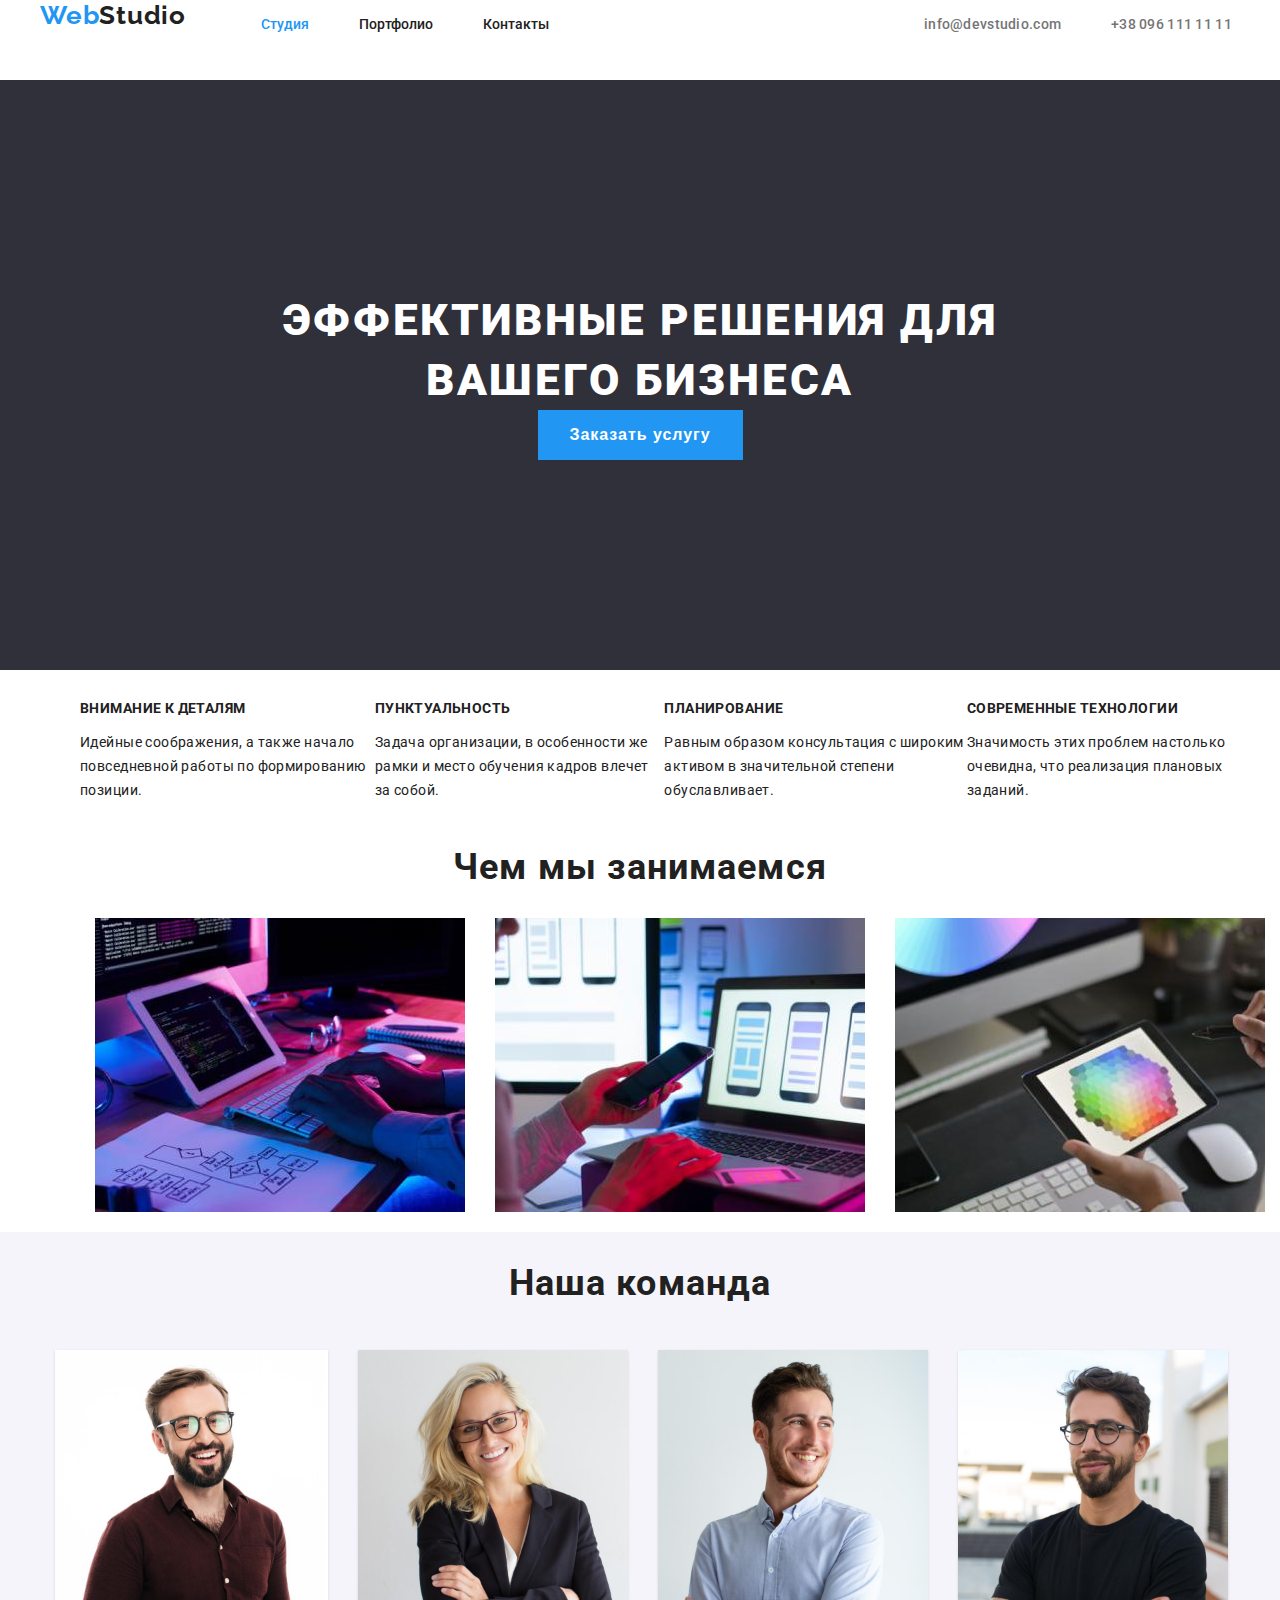
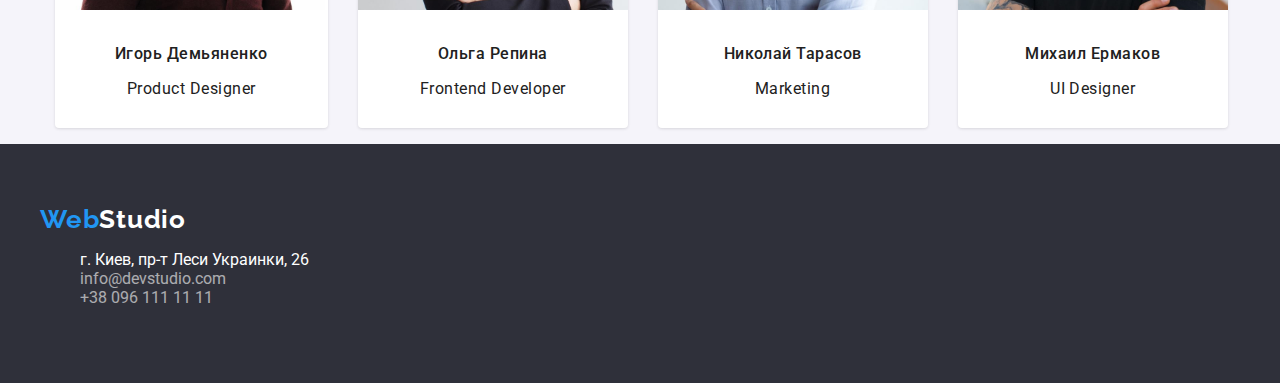
<file: index.html>
<!DOCTYPE html>
<html lang="ru">
  <head>
    <meta charset="UTF-8" />
    <meta http-equiv="X-UA-Compatible" content="IE=edge" />
    <meta name="viewport" content="width=device-width, initial-scale=1.0" />
    <title>Web Studio</title>
    <link rel="stylesheet" href="css/style.css" />
    <link rel="preconnect" href="https://fonts.gstatic.com" />
    <link
      href="https://fonts.googleapis.com/css2?family=Roboto:ital,wght@0,100;0,300;0,400;0,500;0,700;0,900;1,100;1,300;1,400;1,500;1,700;1,900&display=swap"
      rel="stylesheet"
    />
    <link rel="preconnect" href="https://fonts.gstatic.com" />
    <link
      href="https://fonts.googleapis.com/css2?family=Raleway:wght@700&display=swap"
      rel="stylesheet"
    />
  </head>

  <body>
    <header class="header-section">
      <!-- Header menu section -->
      <nav class="navbar">
        <a class="logo" href="index.html"><span class="logo-web">Web</span>Studio</a>
        <ul class="menu-list">
          <li class="menu-item active">
            <a class="menu-link" href="index.html">Студия</a>
          </li>
          <li class="menu-item">
            <a class="menu-link" href="portfolio.html">Портфолио</a>
          </li>
          <li class="menu-item">
            <a class="menu-link" href="#">Контакты</a>
          </li>
        </ul>
      </nav>
      <!-- Header contacts section -->
      <ul class="contacts-header">
        <li class="contacts-item-header">
          <a class="contacts-link" href="mailto:info@andriibilyk.com" target="_blank"
            >info@devstudio.com</a
          >
        </li>
        <li class="contacts-item-header">
          <a class="contacts-link" href="tel:+380961111111">+38 096 111 11 11</a>
        </li>
      </ul>
    </header>

    <main>
      <!-- Slider section -->
      <section class="hero-section">
        <h1 class="hero-title">Эффективные решения для вашего бизнеса</h1>
        <button type="button" class="button">Заказать услугу</button>
      </section>
      <!-- Advantages section -->
      <section class="advantages-section">
        <h2 class="visually-hidden">Преимущества</h2>
        <ul class="advantages-list">
          <li>
            <h3 class="advatages-item-title">Внимание к деталям</h3>
            <p class="advatages-item-description">
              Идейные соображения, а также начало повседневной работы по формированию позиции.
            </p>
          </li>
          <li>
            <h3 class="advatages-item-title">Пунктуальность</h3>
            <p class="advatages-item-description">
              Задача организации, в особенности же рамки и место обучения кадров влечет за собой.
            </p>
          </li>
          <li>
            <h3 class="advatages-item-title">Планирование</h3>
            <p class="advatages-item-description">
              Равным образом консультация с широким активом в значительной степени обуславливает.
            </p>
          </li>
          <li>
            <h3 class="advatages-item-title">Современные технологии</h3>
            <p class="advatages-item-description">
              Значимость этих проблем настолько очевидна, что реализация плановых заданий.
            </p>
          </li>
        </ul>
      </section>
      <!-- What we do section -->
      <section class="what-we-do-section">
        <h2 class="section-title">Чем мы занимаемся</h2>
        <ul class="what-we-do-list">
          <li class="what-we-do-list-item">
            <img src="./images/what-we-do-1.jpeg" alt="web-development" width="370" />
          </li>
          <li class="what-we-do-list-item">
            <img src="./images/what-we-do-2.jpeg" alt="app-development" width="370" />
          </li>
          <li class="what-we-do-list-item">
            <img src="./images/what-we-do-3.jpeg" alt="web-design" width="370" />
          </li>
        </ul>
      </section>
      <!-- Team section -->
      <section class="team-section">
        <h2 class="section-title">Наша команда</h2>
        <ul class="team-list">
          <li class="team-item">
            <img src="./images/igor.jpeg" alt="man-with-beard" width="270" />
            <div class="team-member-text">
              <h3 class="team-member-name">Игорь Демьяненко</h3>
              <p class="team-member-ocupation">Product Designer</p>
            </div>
          </li>
          <li class="team-item">
            <img src="./images/olga.jpeg" alt="blonde-in-glasses" width="270" />
            <div class="team-member-text">
              <h3 class="team-member-name">Ольга Репина</h3>
              <p class="team-member-ocupation">Frontend Developer</p>
            </div>
          </li>
          <li class="team-item">
            <img src="./images/nikolai.jpeg" alt="man-in-blue-shirt" width="270" />
            <div class="team-member-text">
              <h3 class="team-member-name">Николай Тарасов</h3>
              <p class="team-member-ocupation">Marketing</p>
            </div>
          </li>
          <li class="team-item">
            <img src="./images/mihail.jpeg" alt="man-in-black-t-shirt" width="270" />
            <div class="team-member-text">
              <h3 class="team-member-name">Михаил Ермаков</h3>
              <p class="team-member-ocupation">UI Designer</p>
            </div>
          </li>
        </ul>
      </section>
    </main>

    <footer class="footer-section">
      <div class="footer-content">
        <a class="logo" href="index.html"><span class="logo-web">Web</span>Studio</a>
        <address class="footer-contacts">
          <ul class="footer-contacts-list">
            <li class="footer-contact-item">
              <a class="link" href="https://goo.gl/maps/RLePLr3kmcsoLvtXA" target="_blank"
                >г. Киев, пр-т Леси Украинки, 26</a
              >
            </li>
            <li class="footer-contact-item">
              <a class="link-op" href="mailto:info@andriibilyk.com" target="_blank"
                >info@devstudio.com</a
              >
            </li>
            <li class="footer-contact-item">
              <a class="link-op" href="tel:+380961111111">+38 096 111 11 11</a>
            </li>
          </ul>
        </address>
      </div>
    </footer>
  </body>
</html>
</file>
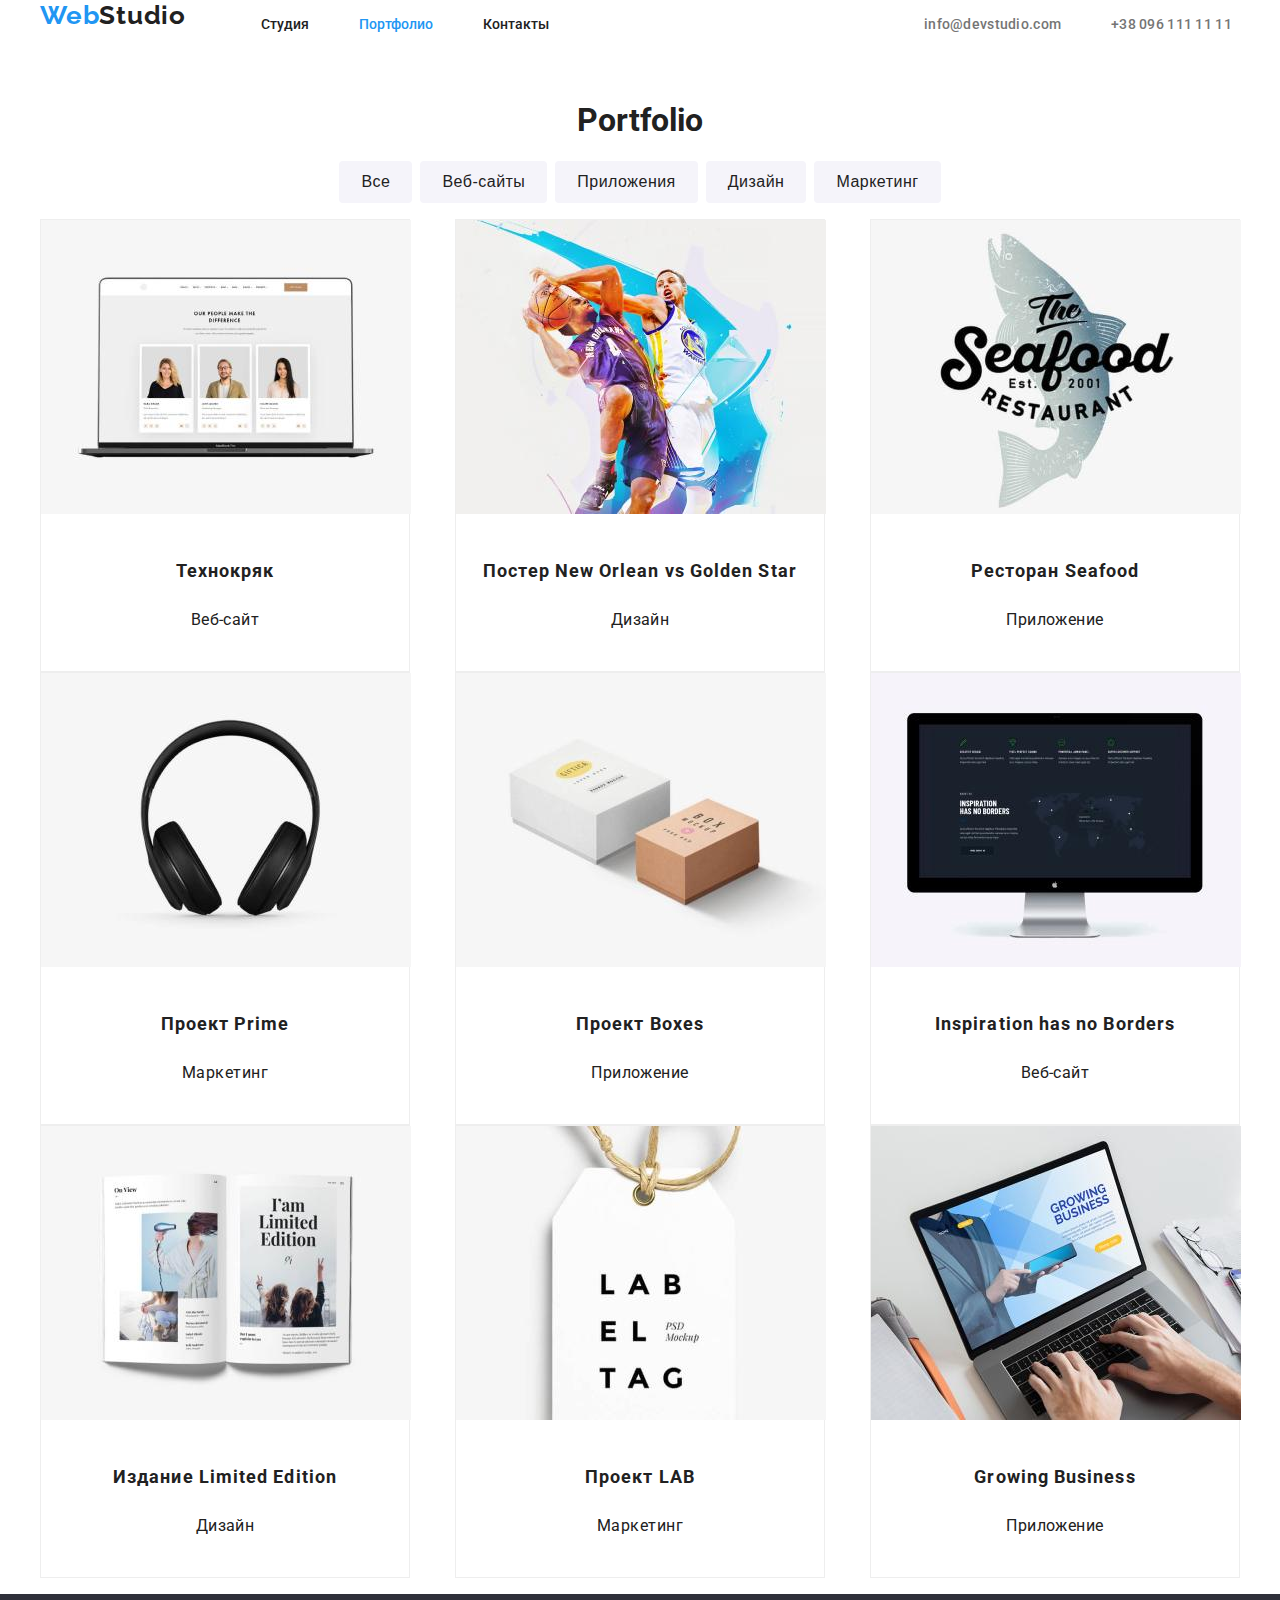
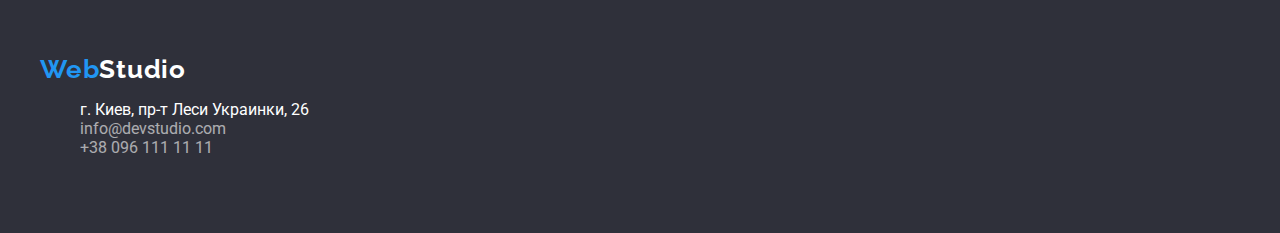
<file: portfolio.html>
<!DOCTYPE html>
<html lang="ru">
  <head>
    <meta charset="UTF-8" />
    <meta http-equiv="X-UA-Compatible" content="IE=edge" />
    <meta name="viewport" content="width=device-width, initial-scale=1.0" />
    <title>Portfolio</title>
    <link rel="stylesheet" href="css/style.css" />
    <link rel="preconnect" href="https://fonts.gstatic.com" />
    <link
      href="https://fonts.googleapis.com/css2?family=Roboto:ital,wght@0,100;0,300;0,400;0,500;0,700;0,900;1,100;1,300;1,400;1,500;1,700;1,900&display=swap"
      rel="stylesheet"
    />
    <link rel="preconnect" href="https://fonts.gstatic.com" />
    <link
      href="https://fonts.googleapis.com/css2?family=Raleway:wght@700&display=swap"
      rel="stylesheet"
    />
  </head>

  <body>
    <header class="header-section">
      <!-- Header menu section -->
      <nav class="navbar">
        <a class="logo" href="index.html"><span class="logo-web">Web</span>Studio</a>
        <ul class="menu-list">
          <li class="menu-item">
            <a class="menu-link" href="index.html">Студия</a>
          </li>
          <li class="menu-item active">
            <a class="menu-link" href="portfolio.html">Портфолио</a>
          </li>
          <li class="menu-item">
            <a class="menu-link" href="#">Контакты</a>
          </li>
        </ul>
      </nav>
      <!-- Header contacts section -->
      <ul class="contacts-header">
        <li class="contacts-item-header">
          <a class="contacts-link" href="mailto:info@andriibilyk.com" target="_blank"
            >info@devstudio.com</a
          >
        </li>
        <li class="contacts-item-header">
          <a class="contacts-link" href="tel:+380961111111">+38 096 111 11 11</a>
        </li>
      </ul>
    </header>

    <main>
      <!-- Projects section-->
      <section class="portfolio-section">
        <h1>Portfolio</h1>
        <ul class="tabs-row">
          <li class="tab-list-item">
            <button type="button" class="tab-item">Все</button>
          </li>
          <li class="tab-list-item">
            <button type="button" class="tab-item">Веб-сайты</button>
          </li>
          <li class="tab-list-item">
            <button type="button" class="tab-item">Приложения</button>
          </li>
          <li class="tab-list-item">
            <button type="button" class="tab-item">Дизайн</button>
          </li>
          <li class="tab-list-item">
            <button type="button" class="tab-item">Маркетинг</button>
          </li>
        </ul>
        <ul class="cases-grid">
          <li class="cases-item">
            <img src="./images/technokriak.jpeg" alt="case-image" width="370" />
            <div class="case-text">
              <h2 class="case-title">Технокряк</h2>
              <h3 class="case-type">Веб-сайт</h3>
            </div>
          </li>
          <li class="cases-item">
            <img src="./images/new-orlean.jpeg" alt="case-image" width="370" />
            <div class="case-text">
              <h2 class="case-title">Постер New Orlean vs Golden Star</h2>
              <h3 class="case-type">Дизайн</h3>
            </div>
          </li>
          <li class="cases-item">
            <img src="./images/seafood.jpeg" alt="case-image" width="370" />
            <div class="case-text">
              <h2 class="case-title">Ресторан Seafood</h2>
              <h3 class="case-type">Приложение</h3>
            </div>
          </li>
          <li class="cases-item">
            <img src="./images/prime.jpeg" alt="case-image" width="370" />
            <div class="case-text">
              <h2 class="case-title">Проект Prime</h2>
              <h3 class="case-type">Маркетинг</h3>
            </div>
          </li>
          <li class="cases-item">
            <img src="./images/boxes.jpeg" alt="case-image" width="370" />
            <div class="case-text">
              <h2 class="case-title">Проект Boxes</h2>
              <h3 class="case-type">Приложение</h3>
            </div>
          </li>
          <li class="cases-item">
            <img src="./images/inspiration.jpeg" alt="case-image" width="370" />
            <div class="case-text">
              <h2 class="case-title">Inspiration has no Borders</h2>
              <h3 class="case-type">Веб-сайт</h3>
            </div>
          </li>
          <li class="cases-item">
            <img src="./images/limited-edition.jpeg" alt="case-image" width="370" />
            <div class="case-text">
              <h2 class="case-title">Издание Limited Edition</h2>
              <h3 class="case-type">Дизайн</h3>
            </div>
          </li>
          <li class="cases-item">
            <img src="./images/lab.jpeg" alt="case-image" width="370" />
            <div class="case-text">
              <h2 class="case-title">Проект LAB</h2>
              <h3 class="case-type">Маркетинг</h3>
            </div>
          </li>
          <li class="cases-item">
            <img src="./images/growing-business.jpeg" alt="case-image" width="370" />
            <div class="case-text">
              <h2 class="case-title">Growing Business</h2>
              <h3 class="case-type">Приложение</h3>
            </div>
          </li>
        </ul>
      </section>
    </main>

    <footer class="footer-section">
      <div class="footer-content">
        <a class="logo" href="index.html"><span class="logo-web">Web</span>Studio</a>
        <address class="footer-contacts">
          <ul class="footer-contacts-list">
            <li class="footer-contact-item">
              <a class="link" href="https://goo.gl/maps/RLePLr3kmcsoLvtXA" target="_blank"
                >г. Киев, пр-т Леси Украинки, 26</a
              >
            </li>
            <li class="footer-contact-item">
              <a class="link-op" href="mailto:info@andriibilyk.com" target="_blank"
                >info@devstudio.com</a
              >
            </li>
            <li class="footer-contact-item">
              <a class="link-op" href="tel:+380961111111">+38 096 111 11 11</a>
            </li>
          </ul>
        </address>
      </div>
    </footer>
  </body>
</html>
</file>
<file: css/style.css>
body {
  font-family: 'Roboto', sans-serif;
  margin: 0 auto 0 auto;
  color: var(--main-black-color);
}

/* Variables */
:root {
  --prety-color: #2196f3;
  --main-black-color: #212121;
  --main-white-color: #fff;
  --middle-grey-color: #757575;
  --background-color-dark: #2f303a;
  --background-color-light: #f5f4fa;
  --border-color: #eeeeee;
  --button-hover-color: #188ce8;
}

/* H2 title */

.section-title,
.advatages-title {
  font-style: normal;
  font-weight: 700;
  font-size: 36px;
  line-height: 42px;
  text-align: center;
  letter-spacing: 0.03em;
  color: var(--main-black-color);
}

/* Studio Page */

/* Links styles */
.link,
.menu-link,
.link-op {
  text-decoration: none;
  color: inherit;
}

.link:hover,
.link:focus,
.link-op:hover,
.link-op:focus,
.menu-link:hover,
.menu-link:focus,
.contacts-link:hover,
.contacts-link:focus,
.active {
  color: var(--prety-color);
}

/* Header menu section */

.header-section {
  width: 1200px;
  margin: 0 auto 0 auto;
  display: flex;
  flex-direction: row;
  height: 80px;
}

.navbar {
  display: flex;
  vertical-align: middle;
}

.logo {
  font-family: 'Raleway', sans-serif;
  font-style: normal;
  font-weight: bold;
  font-size: 26px;
  letter-spacing: 0.03em;
  margin-right: 50px;
  text-decoration: none;
  color: inherit;
}

.logo-web {
  color: var(--prety-color);
}

.menu-list {
  display: flex;
  list-style: none;
  padding: 0;
}

.menu-item {
  margin: 0 25px 0 25px;
  font-style: normal;
  font-weight: 500;
  font-size: 14px;
}

.link-menu {
  text-decoration: none;
  color: inherit;
  font-weight: 500;
  font-size: 14px;
  line-height: 16px;
  letter-spacing: 0.02em;
  color: var(--main-black-color);
}

.contacts-header {
  display: flex;
  list-style: none;
  margin-left: 260px;
}

.contacts-item-header {
  margin: 0 0 0 50px;
  font-style: normal;
  font-weight: 500;
  font-size: 14px;
  color: var(--middle-grey-color);
  text-align: right;
}

.contacts-link {
  text-decoration: none;
  color: inherit;
  font-style: normal;
  font-weight: 500;
  font-size: 14px;
  line-height: 16px;
  letter-spacing: 0.02em;
  color: var(--grey-color);
}

/* Hero section */

.hero-section {
  background-color: var(--background-color-dark);
  text-align: center;
  padding: 210px 0 210px 0;
}

.hero-title {
  width: 900px;
  margin: auto;
  font-style: normal;
  font-weight: 900;
  font-size: 44px;
  line-height: 60px;
  letter-spacing: 0.06em;
  text-transform: uppercase;
  color: var(--main-white-color);
}

.button {
  border-style: none;
  background-color: var(--prety-color);
  color: var(--main-white-color);
  padding: 10px 32px 10px 32px;
  font-style: normal;
  font-weight: 700;
  font-size: 16px;
  line-height: 30px;
  text-align: center;
  letter-spacing: 0.06em;
  color: var(--main-white-color);
  cursor: pointer;
}

.button:hover {
  background-color: var(--button-hover-color);
}

/* Advantages section */

.advantages-section {
  width: 1200px;
  margin: 0 auto 0 auto;
}

.visually-hidden {
  position: absolute;
  width: 1px;
  height: 1px;
  margin: -1px;
  border: 0;
  padding: 0;
  white-space: nowrap;
  clip-path: inset(100%);
  clip: rect(0 0 0 0);
  overflow: hidden;
}

.advantages-list {
  display: flex;
  list-style: none;
}

.advatages-item-title {
  font-style: normal;
  font-weight: 700;
  font-size: 14px;
  line-height: 16px;
  letter-spacing: 0.03em;
  text-transform: uppercase;
  color: var(--main-black-color);
}

.advatages-item-description {
  font-weight: 400;
  font-size: 14px;
  line-height: 24px;
  letter-spacing: 0.03em;
  color: var(--grey-color);
}

/* What we do section */

.what-we-do-section {
  width: 1200px;
  margin: 0 auto 0 auto;
}

.what-we-do-list {
  display: flex;
  list-style: none;
}

.what-we-do-list-item {
  padding: 0 15px 0 15px;
}

/* Team section */

.team-section {
  display: flex;
  flex-direction: column;
  margin: 0 auto 0 auto;
  background-color: var(--background-color-light);
}

.team-list {
  display: flex;
  flex-direction: row;
  list-style: none;
}

.team-item {
  margin: 0 15px 0 15px;
  background-color: var(--main-white-color);
  box-shadow: 0px 2px 1px 0px rgba(0, 0, 0, 0.2);
  box-shadow: 0px 1px 1px 0px rgba(0, 0, 0, 0.14);
  box-shadow: 0px 1px 3px 0px rgba(0, 0, 0, 0.12);
  border-radius: 0px 0px 4px 4px;
}

.team-member-name {
  font-style: normal;
  font-weight: 500;
  font-size: 16px;
  line-height: 19px;
  text-align: center;
  letter-spacing: 0.03em;
  color: var(--main-black-color);
}

.team-member-ocupation {
  font-style: normal;
  font-weight: 400;
  font-size: 16px;
  line-height: 19px;
  text-align: center;
  letter-spacing: 0.03em;
  color: var(--grey-color);
}

.team-member-text {
  margin: 30px 60px 30px 60px;
}

/* Footer section */

.footer-section {
  background-color: var(--background-color-dark);
  color: var(--main-white-color);
}

.footer-content {
  width: 1200px;
  margin: 0 auto 0 auto;
  padding: 60px 0 60px 0;
}

.footer-contacts {
  font-style: normal;
}

.footer-contacts-list {
  list-style: none;
}

.link-op {
  opacity: 0.6;
}

/* Portfolio Page */

.portfolio-section {
  align-content: center;
  text-align: center;
  width: 1200px;
  margin: 0 auto 0 auto;
}

.tabs-row {
  list-style: none;
  display: flex;
  margin: 0 auto 0 auto;
  padding: 0px;
  justify-content: center;
}

.tab-list-item {
  margin: 0 4px 0 4px;
}

.tab-item {
  cursor: pointer;
  font-style: normal;
  font-weight: 500;
  font-size: 16px;
  line-height: 26px;
  text-align: center;
  letter-spacing: 0.03em;
  color: var(--main-black-color);
  background-color: var(--background-color-light);
  opacity: 1;
  border: none;
  border-radius: 4px;
  cursor: pointer;
  padding: 8px 22px 8px 22px;
}

.tab-item:hover,
.tab-item:focus {
  background-color: var(--prety-color);
  color: var(--main-white-color);
  box-shadow: 0px 3px 1px rgba(0, 0, 0, 0.1);
  box-shadow: 0px 1px 2px rgba(0, 0, 0, 0.08);
  box-shadow: 0px 2px 2px rgba(0, 0, 0, 0.12);
}

.cases-grid {
  list-style: none;
  display: flex;
  flex-wrap: wrap;
  padding: 0px;
  justify-content: space-between;
}

.cases-item {
  background: var(--main-white-color);
  border: 1px solid var(--border-color);
  box-sizing: border-box;
  width: 370px;
}

.case-title {
  font-style: normal;
  font-weight: 700;
  font-size: 18px;
  line-height: 36px;
  letter-spacing: 0.06em;
  color: var(--main-black-color);
}

.case-type {
  font-style: normal;
  font-weight: 400;
  font-size: 16px;
  line-height: 30px;
  letter-spacing: 0.03em;
  color: var(--grey-color);
}

.case-text {
  background-color: var(--main-white-color);
  padding: 20px 24px 20px 24px;
}
</file>
